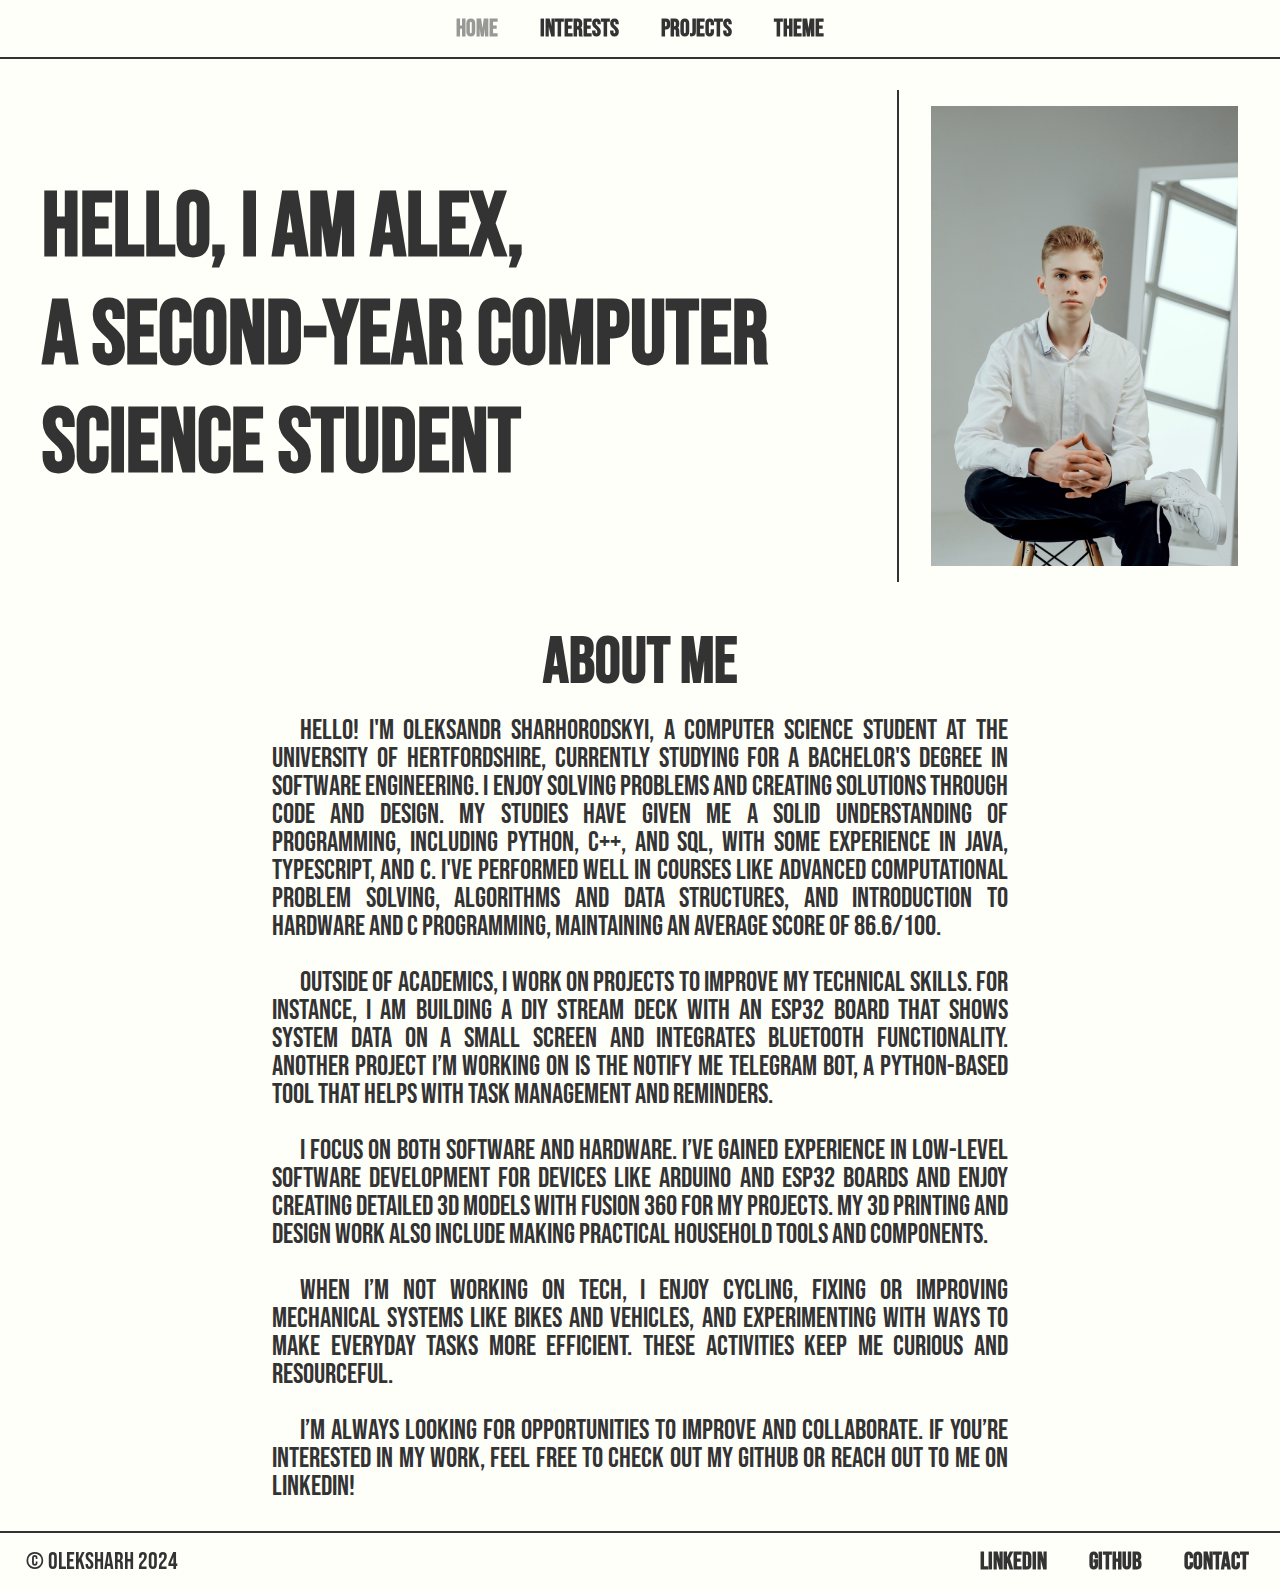
<file: index.html>
<!DOCTYPE html>
<html lang="en">

<head>
    <meta charset="UTF-8">
    <meta name="viewport" content="width=device-width, initial-scale=1.0">
    <title>Oleksandr Sharhorodskyi - Portfolio</title>
    <link rel="stylesheet" href="main.css">
    <link rel="icon" href="assets/images/favicon.ico" type="image/x-icon">
</head>

<body class="preload">

    <nav class="navbar" id="navbar">
        <ul class="navbar-links">
            <li><a class="muted" href="index.html">Home</a></li>
            <li><a href="interests.html">Interests</a></li>
            <li><a href="projects.html">Projects</a></li>
            <li>
                <button class="navbar-theme-toggler" aria-label="Toggle theme" id="theme-toggler">
                    theme
                </button>
            </li>
        </ul>
    </nav>

    <div class="page-wrapper">

        <header class="header">
            <div class="header__hero">
                <h1 class="header__hero-text">Hello, I am Alex,</h1>
                <h2 class="header__hero-text">a second-year computer science student</h2>
            </div>
            <div class="header__separator"></div>
            <div class="header__image">
                <img class="header__image-content" src="assets/images/main_image.JPG"
                    alt="A profile picture of Alex Sharhorodskyi">
            </div>
        </header>

        <section class="about-section">
            <h3 class="title-section">ABOUT ME</h3>
            <div class="text-section">
                <p>Hello! I'm Oleksandr Sharhorodskyi, a Computer Science student at the
                    University of Hertfordshire, currently studying for a Bachelor's degree in Software Engineering. I
                    enjoy
                    solving problems and creating solutions through code and design.
                    My studies have given me a solid understanding of programming, including Python, C++, and SQL, with
                    some
                    experience in Java, TypeScript, and C. I've performed well in courses like Advanced Computational
                    Problem Solving, Algorithms and Data Structures, and Introduction to Hardware and C Programming,
                    maintaining an average score of 86.6/100.

                </p>

                <p>
                    Outside of academics, I work on projects to improve my technical skills. For instance, I am building
                    a
                    DIY Stream Deck with an ESP32 board that shows system data on a small screen and integrates
                    Bluetooth
                    functionality. Another project I’m working on is the Notify Me Telegram Bot, a Python-based tool
                    that
                    helps with task management and reminders.
                </p>

                <p>
                    I focus on both software and hardware. I’ve gained experience in low-level software development for
                    devices like Arduino and ESP32 boards and enjoy creating detailed 3D models with Fusion 360 for my
                    projects. My 3D printing and design work also include making practical household tools and
                    components.
                </p>

                <p>
                    When I’m not working on tech, I enjoy cycling, fixing or improving mechanical systems like bikes and
                    vehicles, and experimenting with ways to make everyday tasks more efficient. These activities keep
                    me
                    curious and resourceful.
                </p>

                <p>
                    I’m always looking for opportunities to improve and collaborate. If you’re interested in my work,
                    feel
                    free to check out my GitHub or reach out to me on LinkedIn!
                </p>
            </div>

        </section>

        <footer class="footer">
            <p class="footer__text">© OLEKSHARH 2024</p>
            <ul class="footer__links">
                <li><a href="https://www.linkedin.com/in/oleksharh" class="footer__link" target="_blank"
                        rel="noopener noreferrer">LinkedIn</a></li>
                <li><a href="https://github.com/oleksharh" class="footer__link" target="_blank"
                        rel="noopener noreferrer">GitHub</a></li>
                <li><a href="mailto:oleksharh@gmail.com?subject=General Inquiry&body=Hi%20Oleksandr,%0A%0A"
                        class="footer__link" rel="noopener noreferrer">Contact</a></li>
            </ul>
        </footer>
    </div>


    <div class="preloader">
        <div class="spinner"></div>
    </div>

    <script src="js/script.js"></script>
</body>

</html>

<!--  -->
</file>
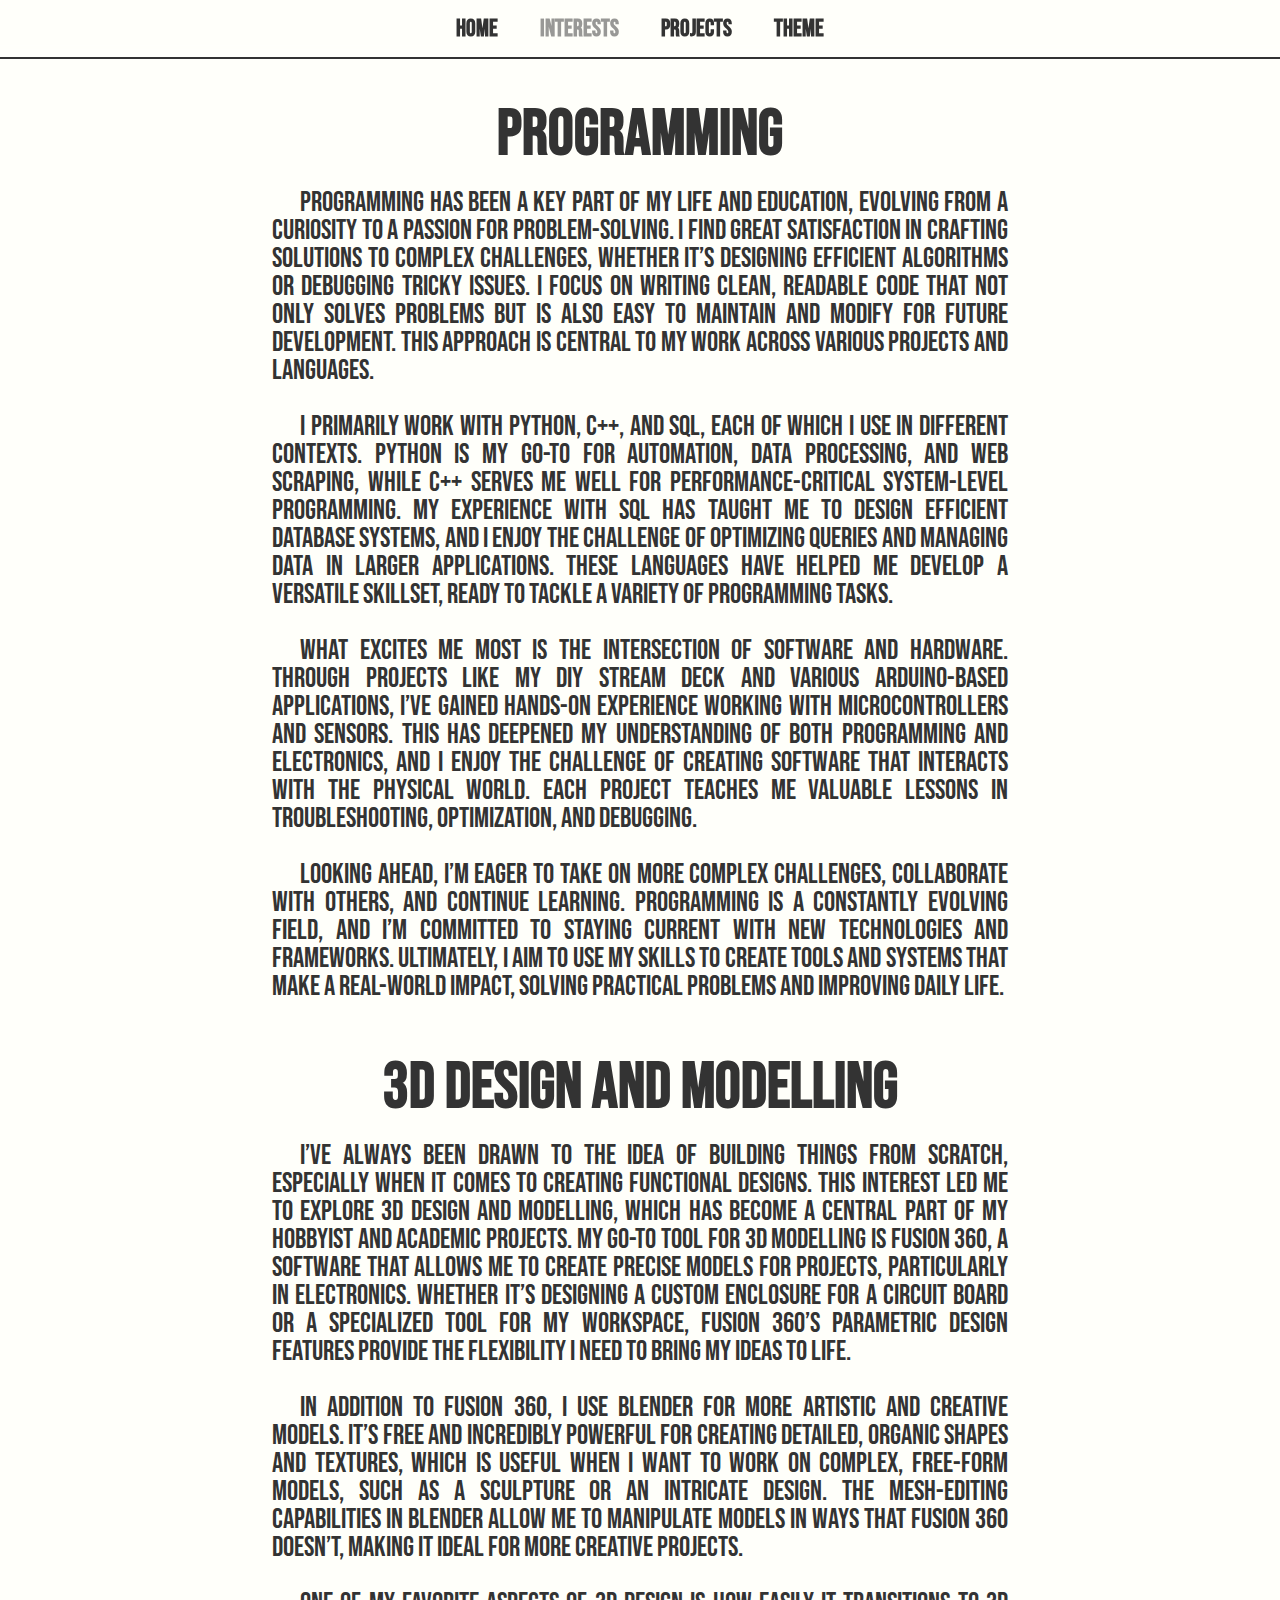
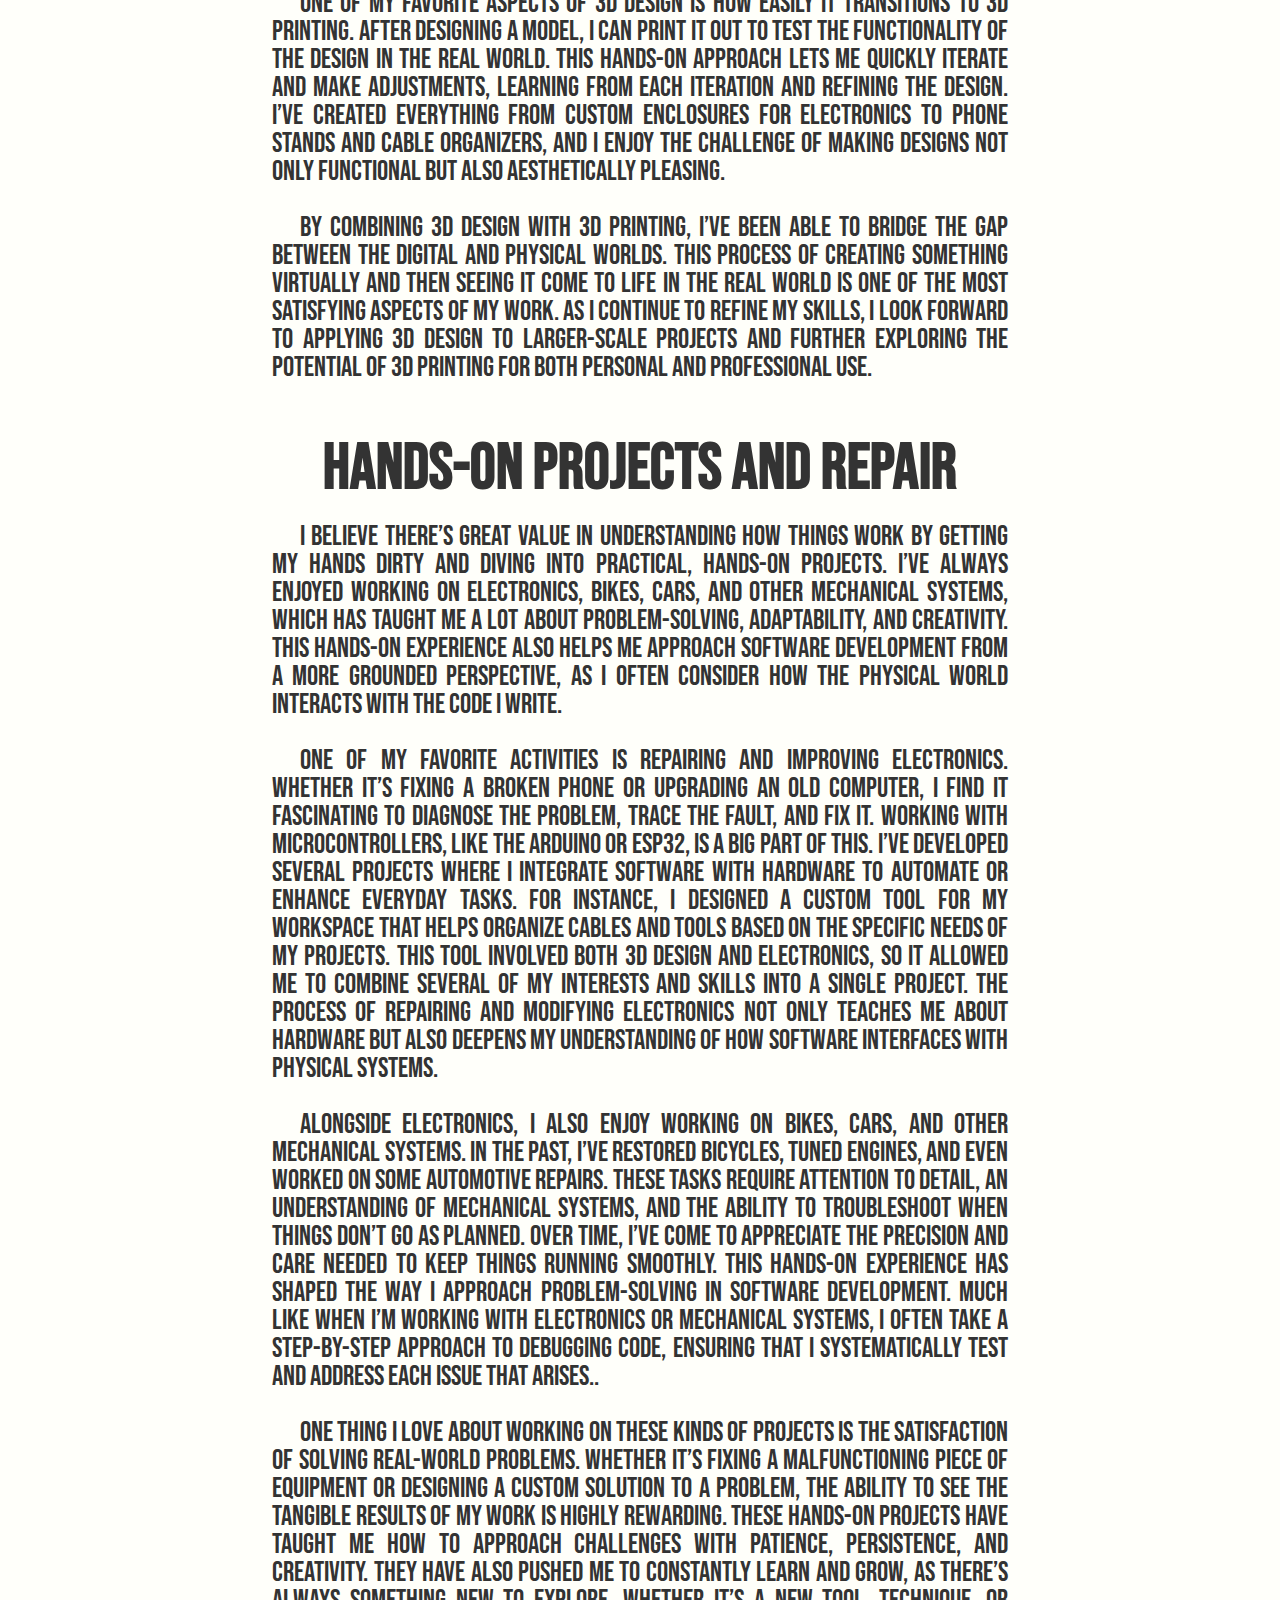
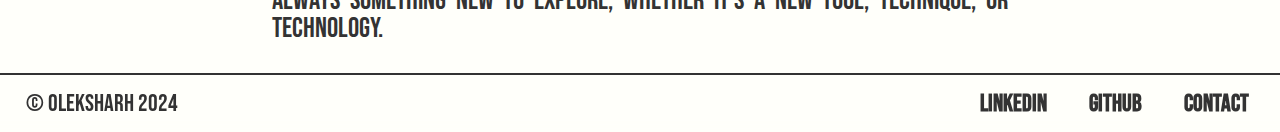
<file: interests.html>
<!DOCTYPE html>
<html lang="en">

<head>
    <meta charset="UTF-8">
    <meta name="viewport" content="width=device-width, initial-scale=1.0">
    <title>Oleksandr Sharhorodskyi - Portfolio</title>
    <link rel="stylesheet" href="main.css">
    <link rel="icon" href="assets/images/favicon.ico" type="image/x-icon">
</head>

<body class="preload">

    <nav class="navbar" id="navbar">
        <ul class="navbar-links">
            <li><a href="index.html">Home</a></li>
            <li><a class="muted" href="interests.html">Interests</a></li>
            <li><a href="projects.html">Projects</a></li>
            <li>
                <button class="navbar-theme-toggler" aria-label="Toggle theme" id="theme-toggler">
                    THEME
                </button>
            </li>
        </ul>
    </nav>

    <div class="page-wrapper">

        <section class="programming-section">
            <h1 class="title-section">Programming</h1>
            <div class="text-section">
                <p>Programming has been a key part of my life and education, evolving from a curiosity to a passion for
                    problem-solving. I find great satisfaction in crafting solutions to complex challenges, whether it’s
                    designing efficient algorithms or debugging tricky issues. I focus on writing clean, readable code
                    that not only solves problems but is also easy to maintain and modify for future development. This
                    approach is central to my work across various projects and languages.</p>
                <p>I primarily work with Python, C++, and SQL, each of which I use in different contexts. Python is my
                    go-to for automation, data processing, and web scraping, while C++ serves me well for
                    performance-critical system-level programming. My experience with SQL has taught me to design
                    efficient database systems, and I enjoy the challenge of optimizing queries and managing data in
                    larger applications. These languages have helped me develop a versatile skillset, ready to tackle a
                    variety of programming tasks.</p>
                <p>What excites me most is the intersection of software and hardware. Through projects like my DIY
                    Stream Deck and various Arduino-based applications, I’ve gained hands-on experience working with
                    microcontrollers and sensors. This has deepened my understanding of both programming and
                    electronics, and I enjoy the challenge of creating software that interacts with the physical world.
                    Each project teaches me valuable lessons in troubleshooting, optimization, and debugging.</p>
                <p>Looking ahead, I’m eager to take on more complex challenges, collaborate with others, and continue
                    learning. Programming is a constantly evolving field, and I’m committed to staying current with new
                    technologies and frameworks. Ultimately, I aim to use my skills to create tools and systems that
                    make a real-world impact, solving practical problems and improving daily life.</p>
            </div>
        </section>

        <section class="modelling-section">
            <h1 class="title-section">3D Design and Modelling</h1>
            <div class="text-section">
                <p>I’ve always been drawn to the idea of building things from scratch, especially when it comes to
                    creating functional designs. This interest led me to explore 3D design and modelling, which has
                    become a central part of my hobbyist and academic projects. My go-to tool for 3D modelling is Fusion
                    360, a software that allows me to create precise models for projects, particularly in electronics.
                    Whether it’s designing a custom enclosure for a circuit board or a specialized tool for my
                    workspace, Fusion 360’s parametric design features provide the flexibility I need to bring my ideas
                    to life.</p>
                <p>In addition to Fusion 360, I use Blender for more artistic and creative models. It’s free and
                    incredibly powerful for creating detailed, organic shapes and textures, which is useful when I want
                    to work on complex, free-form models, such as a sculpture or an intricate design. The mesh-editing
                    capabilities in Blender allow me to manipulate models in ways that Fusion 360 doesn’t, making it
                    ideal for more creative projects.</p>
                <p>One of my favorite aspects of 3D design is how easily it transitions to 3D printing. After designing
                    a model, I can print it out to test the functionality of the design in the real world. This hands-on
                    approach lets me quickly iterate and make adjustments, learning from each iteration and refining the
                    design. I’ve created everything from custom enclosures for electronics to phone stands and cable
                    organizers, and I enjoy the challenge of making designs not only functional but also aesthetically
                    pleasing.</p>
                <p>By combining 3D design with 3D printing, I’ve been able to bridge the gap between the digital and
                    physical worlds. This process of creating something virtually and then seeing it come to life in the
                    real world is one of the most satisfying aspects of my work. As I continue to refine my skills, I
                    look forward to applying 3D design to larger-scale projects and further exploring the potential of
                    3D printing for both personal and professional use.</p>
            </div>
        </section>

        <section class="repairing-section">
            <h1 class="title-section">Hands-On Projects and Repair</h1>
            <div class="text-section">
                <p>I believe there’s great value in understanding how things work by getting my hands dirty and diving
                    into practical, hands-on projects. I’ve always enjoyed working on electronics, bikes, cars, and
                    other mechanical systems, which has taught me a lot about problem-solving, adaptability, and
                    creativity. This hands-on experience also helps me approach software development from a more
                    grounded perspective, as I often consider how the physical world interacts with the code I write.
                </p>
                <p>One of my favorite activities is repairing and improving electronics. Whether it’s fixing a broken
                    phone or upgrading an old computer, I find it fascinating to diagnose the problem, trace the fault,
                    and fix it. Working with microcontrollers, like the Arduino or ESP32, is a big part of this. I’ve
                    developed several projects where I integrate software with hardware to automate or enhance everyday
                    tasks. For instance, I designed a custom tool for my workspace that helps organize cables and tools
                    based on the specific needs of my projects. This tool involved both 3D design and electronics, so it
                    allowed me to combine several of my interests and skills into a single project. The process of
                    repairing and modifying electronics not only teaches me about hardware but also deepens my
                    understanding of how software interfaces with physical systems.</p>
                <p>Alongside electronics, I also enjoy working on bikes, cars, and other mechanical systems. In the
                    past, I’ve restored bicycles, tuned engines, and even worked on some automotive repairs. These tasks
                    require attention to detail, an understanding of mechanical systems, and the ability to troubleshoot
                    when things don’t go as planned. Over time, I’ve come to appreciate the precision and care needed to
                    keep things running smoothly. This hands-on experience has shaped the way I approach problem-solving
                    in software development. Much like when I’m working with electronics or mechanical systems, I often
                    take a step-by-step approach to debugging code, ensuring that I systematically test and address each
                    issue that arises..</p>
                <p>One thing I love about working on these kinds of projects is the satisfaction of solving real-world
                    problems. Whether it’s fixing a malfunctioning piece of equipment or designing a custom solution to
                    a problem, the ability to see the tangible results of my work is highly rewarding. These hands-on
                    projects have taught me how to approach challenges with patience, persistence, and creativity. They
                    have also pushed me to constantly learn and grow, as there’s always something new to explore,
                    whether it’s a new tool, technique, or technology.</p>
            </div>
        </section>

        <footer class="footer">
            <p class="footer__text">© OLEKSHARH 2024</p>
            <ul class="footer__links">
                <li><a href="https://www.linkedin.com/in/oleksharh" class="footer__link" target="_blank"
                        rel="noopener noreferrer">LinkedIn</a></li>
                <li><a href="https://github.com/oleksharh" class="footer__link" target="_blank"
                        rel="noopener noreferrer">GitHub</a></li>
                <li><a href="mailto:oleksharh@gmail.com?subject=General Inquiry&body=Hi%20Oleksandr,%0A%0A"
                        class="footer__link" rel="noopener noreferrer">Contact</a></li>
            </ul>
        </footer>
    </div>


    <div class="preloader">
        <div class="spinner"></div>
    </div>

    <script src="js/script.js"></script>
</body>

</html>
</file>
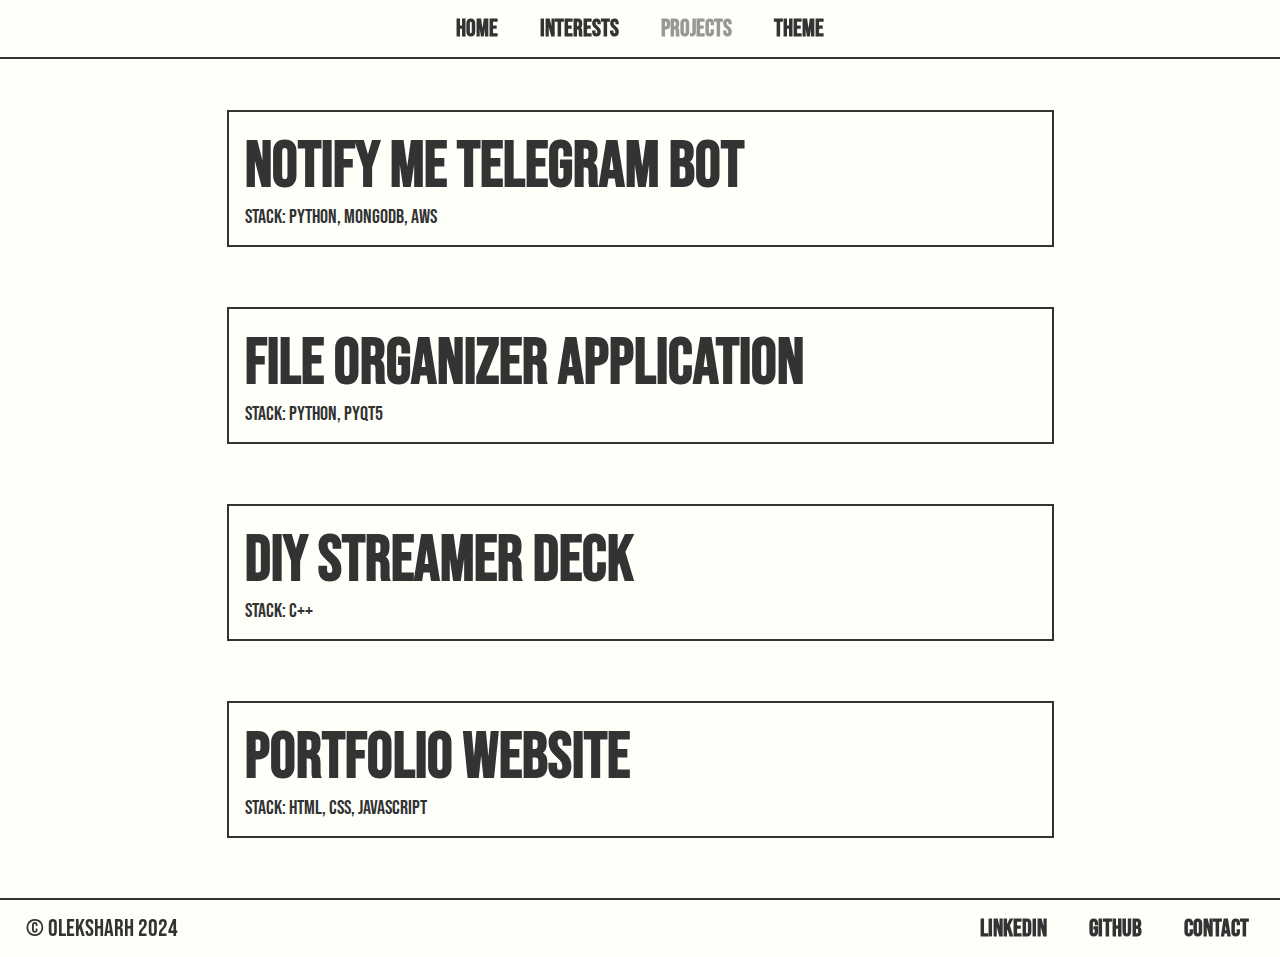
<file: projects.html>
<!DOCTYPE html>
<html lang="en">

<head>
    <meta charset="UTF-8">
    <meta name="viewport" content="width=device-width, initial-scale=1.0">
    <title>Oleksandr Sharhorodskyi - Portfolio</title>
    <link rel="stylesheet" href="main.css">
    <link rel="icon" href="assets/images/favicon.ico" type="image/x-icon">
</head>

<body class="preload">

    <nav class="navbar" id="navbar">
        <ul class="navbar-links">
            <li><a href="index.html">Home</a></li>
            <li><a href="interests.html">Interests</a></li>
            <li><a class="muted" href="projects.html">Projects</a></li>
            <li>
                <button class="navbar-theme-toggler" aria-label="Toggle theme" id="theme-toggler">
                    THEME
                </button>
            </li>
        </ul>
    </nav>

    <div class="page-wrapper">
        <section id="projects-section">
            <template id="project-template">
                <a class="project" href="">
                    <div>
                        <h3></h3>
                        <p></p>
                    </div>
                </a>
            </template>
        </section>

        <div class="preloader">
            <div class="spinner"></div>
        </div>

        <footer class="footer">
            <p class="footer__text">© OLEKSHARH 2024</p>
            <ul class="footer__links">
                <li><a href="https://www.linkedin.com/in/oleksharh" class="footer__link" target="_blank"
                        rel="noopener noreferrer">LinkedIn</a></li>
                <li><a href="https://github.com/oleksharh" class="footer__link" target="_blank"
                        rel="noopener noreferrer">GitHub</a></li>
                <li><a href="mailto:oleksharh@gmail.com?subject=General Inquiry&body=Hi%20Oleksandr,%0A%0A"
                        class="footer__link" rel="noopener noreferrer">Contact</a></li>
            </ul>
        </footer>
    </div>


    <script src="js/projects_width.js"></script>
    <script src="js/script.js"></script>
</body>

</html>
</file>
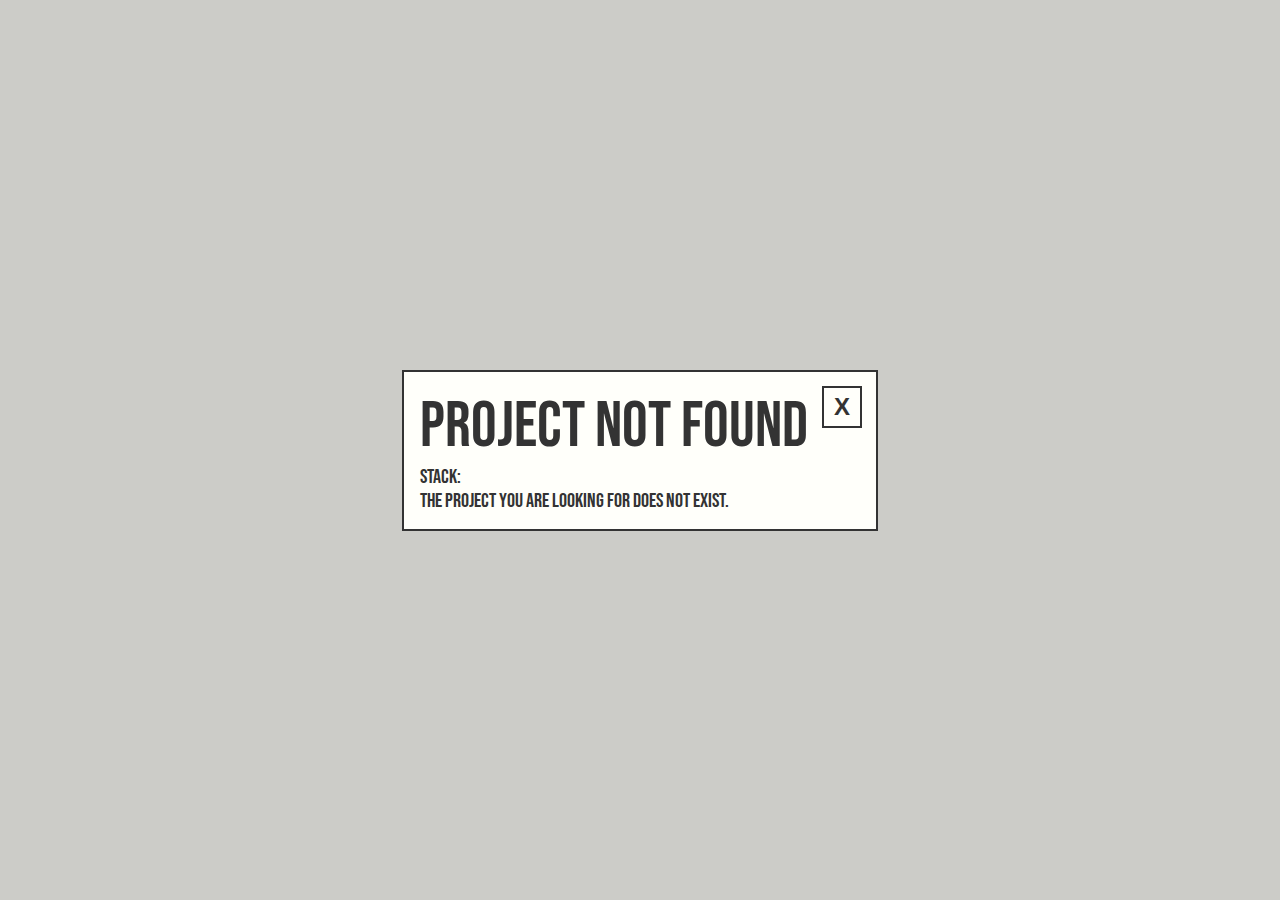
<file: projects_detailed.html>
<!DOCTYPE html>
<html lang="en">

<head>
    <meta charset="UTF-8">
    <meta name="viewport" content="width=device-width, initial-scale=1.0">
    <title>Oleksandr Sharhorodskyi - Portfolio</title>
    <link rel="stylesheet" href="main.css">
    <link rel="icon" href="assets/images/favicon.ico" type="image/x-icon">
</head>

<body class="preload">

    <div class="overlay" id="overlay">
        <div class="project-detailed">
            <div>
                <a href="https://www.youtube.com/watch?v=xvFZjo5PgG0" target="_blank">Project Not Found</a>
                <p>Stack: </p>
                <p>The project you are looking for does not exist.</p>
            </div>
            <button class="close-detailed" onclick="closeOverlay()" aria-label="Close">X</button>
        </div>
    </div>

    <div class="preloader">
        <div class="spinner"></div>
    </div>

    <script src="js/overlay_script.js"></script>
</body>

</html>
</file>
<file: main.css>
@import './css/variables.css';
@import './css/fonts.css';
@import './css/presets.css';
@import './css/components.css';
@import './css/preloading.css';
@import './css/components/footer.css';
</file>
